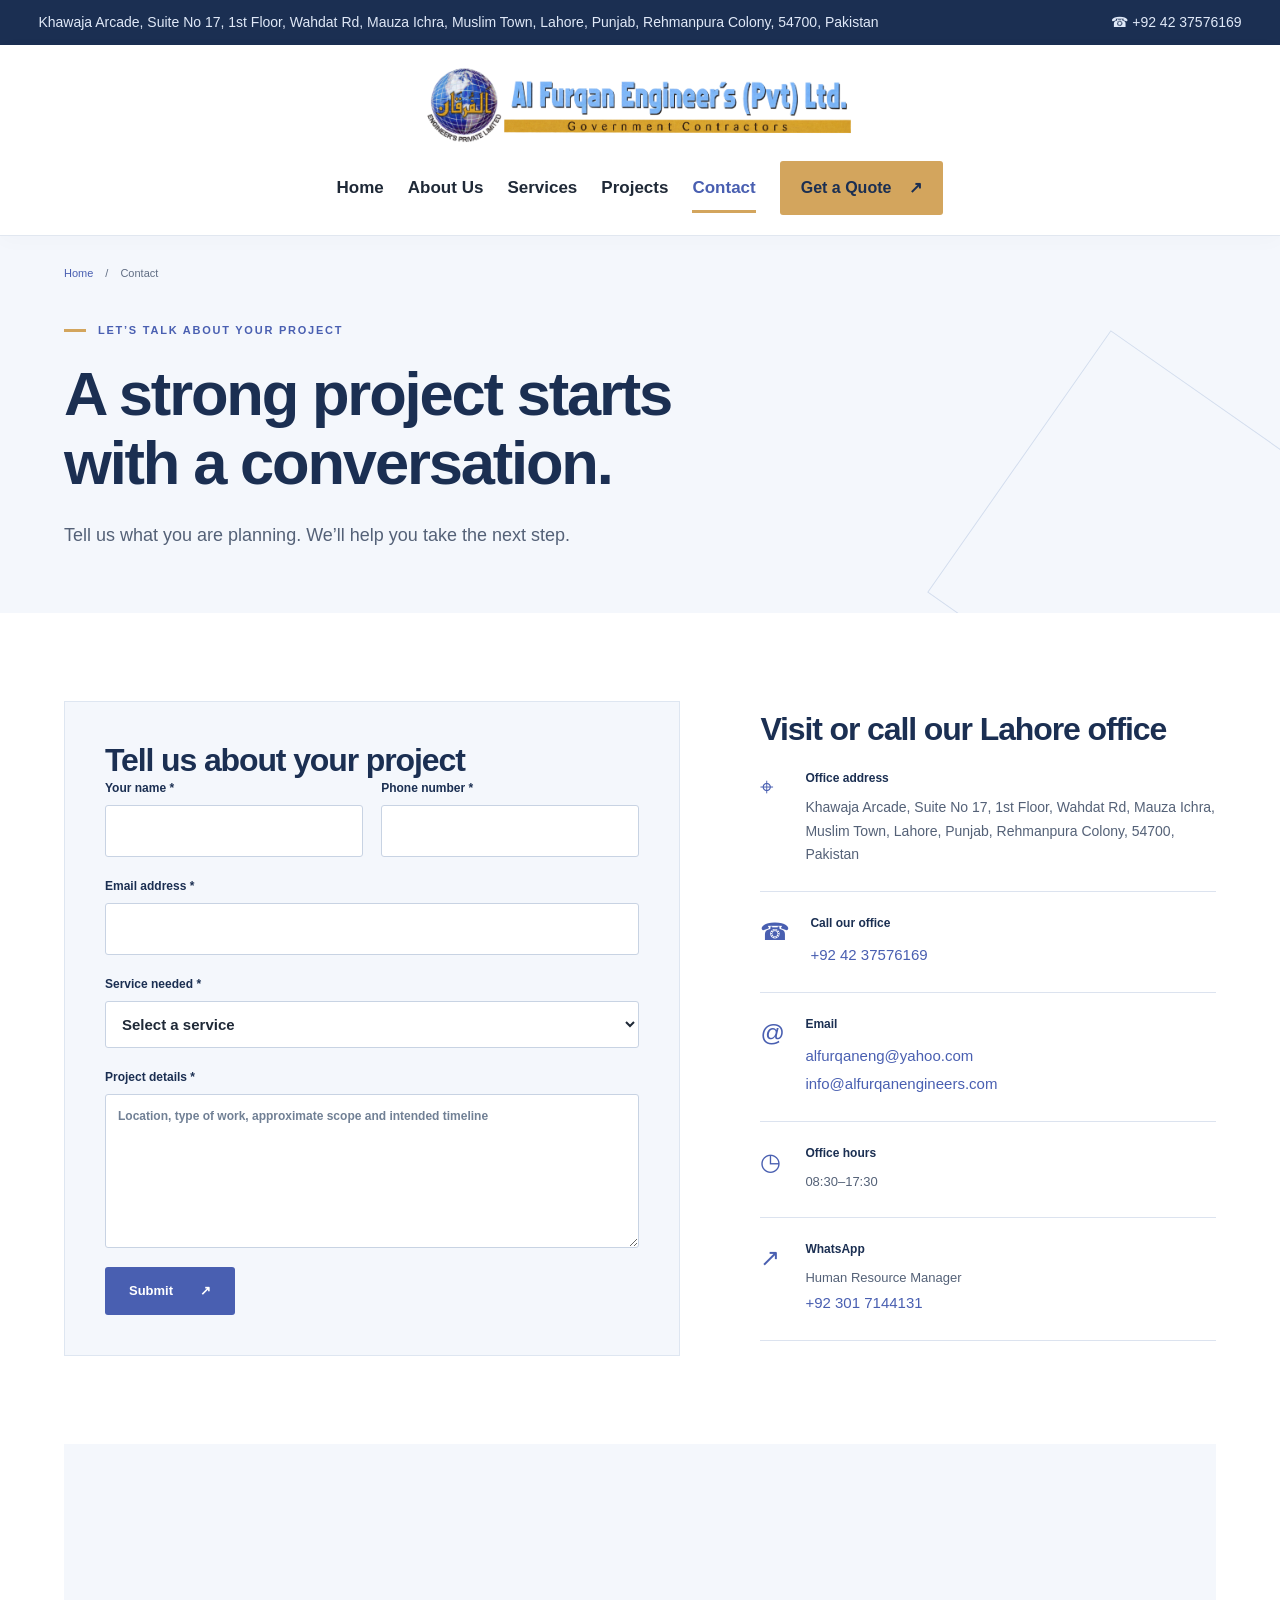
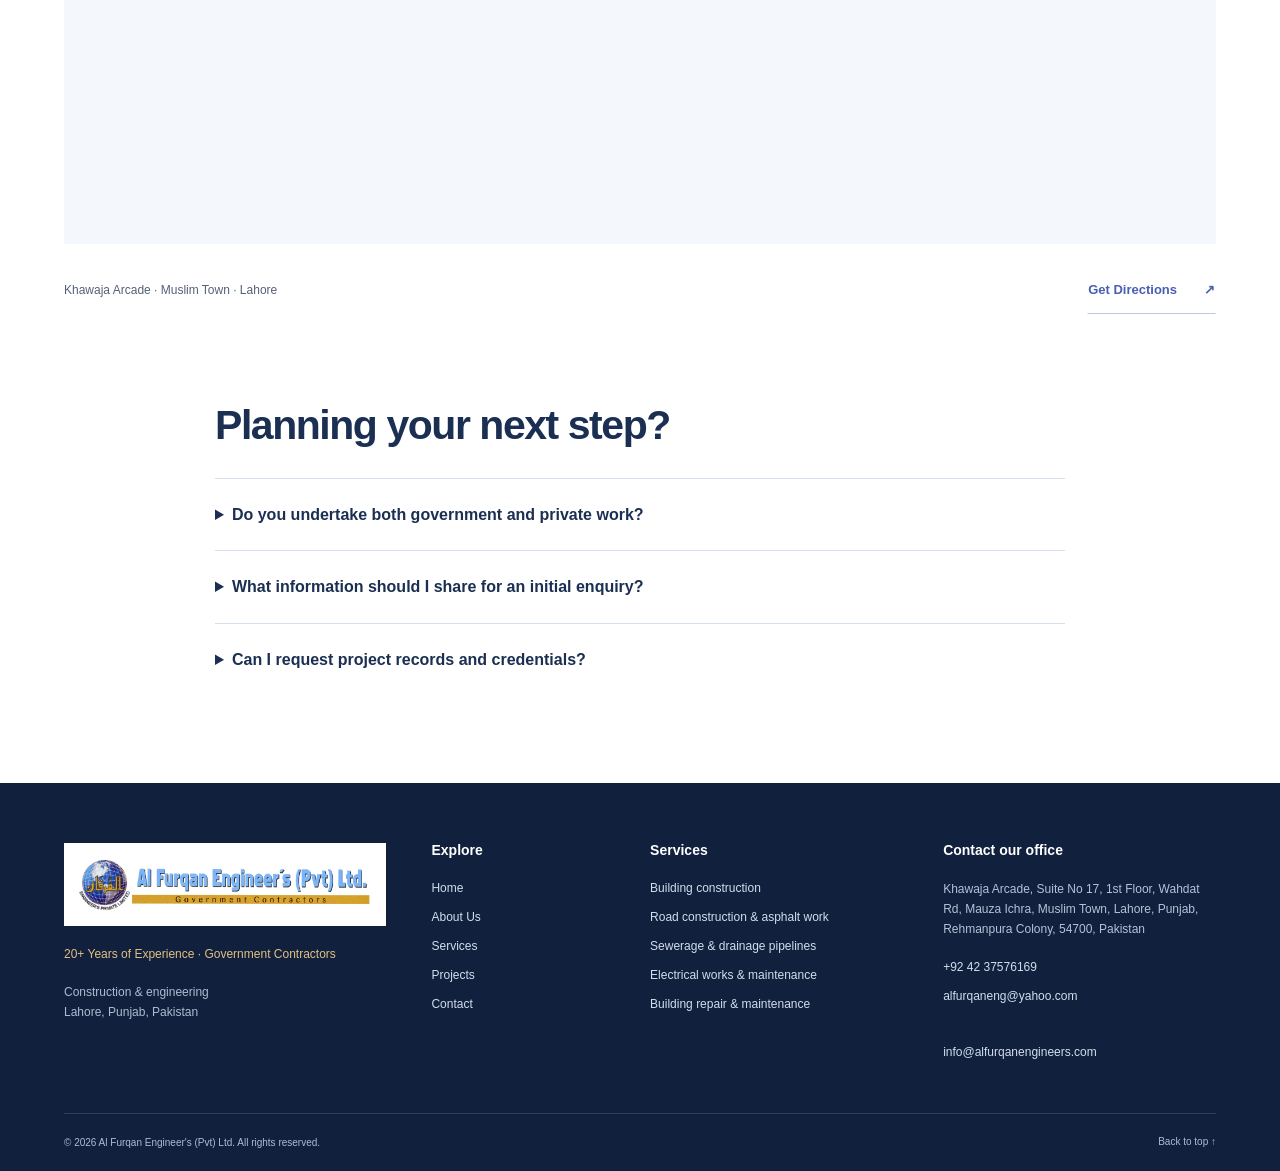
<file: contact.html>
<!doctype html><html lang="en"><head><meta charset="utf-8"><meta name="google-site-verification" content="hT9JrDVTnMV-TU5CqhGNMkoANBb5mG18SAT7PARJog0"><meta name="viewport" content="width=device-width,initial-scale=1"><meta name="theme-color" content="#1B2F52"><title>Contact &amp; Request a Quote | Al Furqan Engineer's (Pvt) Ltd</title><meta name="description" content="Contact Al Furqan Engineer's (Pvt) Ltd at Khawaja Arcade, Wahdat Road, Muslim Town, Lahore 54700. Call +92 42 37576169 to discuss your project."><link rel="canonical" href="https://alfurqanengineers.com/contact.html"><meta property="og:type" content="website"><meta property="og:locale" content="en_PK"><meta property="og:title" content="Contact &amp; Request a Quote | Al Furqan Engineer's (Pvt) Ltd"><meta property="og:description" content="Contact Al Furqan Engineer's (Pvt) Ltd at Khawaja Arcade, Wahdat Road, Muslim Town, Lahore 54700. Call +92 42 37576169 to discuss your project."><meta property="og:url" content="https://alfurqanengineers.com/contact.html"><meta property="og:image" content="https://alfurqanengineers.com/social-preview-20260926.jpg"><meta property="og:image:type" content="image/jpeg"><meta property="og:image:width" content="1733"><meta property="og:image:height" content="907"><meta property="og:image:alt" content="Al Furqan Engineer's — Government Contractors, Lahore. info@alfurqanengineers.com · alfurqaneng@yahoo.com"><meta name="twitter:image" content="https://alfurqanengineers.com/social-preview-20260926.jpg"><meta name="twitter:image:alt" content="Al Furqan Engineer's — Building trust. Delivering progress."><meta name="twitter:card" content="summary_large_image"><link rel="icon" href="/favicon.png" type="image/png" sizes="192x192"><link rel="apple-touch-icon" href="/favicon.png"><link rel="stylesheet" href="brand.css?v=20260929-project-cleanup"><link rel="stylesheet" href="styles.css?v=20260929-project-cleanup"><link rel="preconnect" href="https://images.pexels.com"><script type="application/ld+json">{"@context": "https://schema.org", "@type": "GeneralContractor", "name": "Al Furqan Engineer's (Pvt) Ltd", "url": "https://alfurqanengineers.com", "telephone": "+92 42 37576169", "logo": "https://alfurqanengineers.com/logo.svg", "address": {"@type": "PostalAddress", "streetAddress": "Suite No 17, 1st Floor, Khawaja Arcade, Wahdat Rd, Mauza Ichra, Muslim Town, Rehmanpura Colony", "addressLocality": "Lahore", "addressRegion": "Punjab", "postalCode": "54700", "addressCountry": "PK"}, "foundingDate": "2006-04-05", "areaServed": {"@type": "City", "name": "Lahore"}, "description": "Al Furqan Engineer's (Pvt) Ltd, Lahore: wholly owned and led by Mr Muhammad Khalid, Sole Owner and General Manager. Government and private construction with 20+ years of experience."}</script><script defer src="site-config.js?v=20260929-project-cleanup"></script><script defer src="app.js?v=20260929-project-cleanup"></script></head><body id="top" data-page="contact"><a class="skip" href="#main">Skip to content</a><div class="topbar"><div class="wrap"><a class="top-address" href="https://www.google.com/maps/place//data=!4m2!3m1!1s0x391904868c0c99df:0xcc9288d84a83fc7e">Khawaja Arcade, Suite No 17, 1st Floor, Wahdat Rd, Mauza Ichra, Muslim Town, Lahore, Punjab, Rehmanpura Colony, 54700, Pakistan</a><a class="phone" href="tel:+924237576169">☎ +92 42 37576169</a></div></div><header class="site-header"><div class="wrap navigation"><a class="brand" href="index.html" aria-label="Al Furqan Engineer's (Pvt) Ltd home"><img class="full-logo" src="logo.svg" alt="Al Furqan Engineer's (Pvt) Ltd — Government Contractors" width="1178" height="224"><img class="mobile-logo" src="emblem.svg" alt="Al Furqan globe emblem" width="64" height="64"><span class="mobile-brand">Al Furqan Engineer's<small>Government Contractors</small></span></a><button class="menu-toggle" aria-expanded="false" aria-controls="main-nav" aria-label="Open navigation"><span></span><span></span><span></span></button><nav id="main-nav" aria-label="Main navigation"><a href="index.html">Home</a><a href="about.html">About Us</a><a href="services.html">Services</a><a href="projects.html">Projects</a><a href="contact.html" aria-current="page">Contact</a><a class="button gold" href="contact.html">Get a Quote <span aria-hidden="true">↗</span></a></nav></div></header><main id="main"><section class="page-hero"><div class="wrap"><div class="breadcrumb"><a href="index.html">Home</a><span>/</span>Contact</div><p class="eyebrow">Let’s talk about your project</p><h1>A strong project starts<br>with a conversation.</h1><p class="lead">Tell us what you are planning. We’ll help you take the next step.</p></div><span class="hero-line" aria-hidden="true"></span></section><section class="section wrap contact-grid"><div class="form-panel"><h2>Tell us about your project</h2><form id="enquiry-form"><div class="form-row"><label>Your name *<input name="name" autocomplete="name" required maxlength="100"></label><label>Phone number *<input name="phone" type="tel" autocomplete="tel" required maxlength="40"></label></div><label>Email address *<input name="email" type="email" autocomplete="email" required maxlength="160"></label><label>Service needed *<select name="service" required><option value="">Select a service</option><option value="General Inquiry">General Inquiry</option><option value="buildings">Building construction</option><option value="roads">Road construction &amp; asphalt work</option><option value="sewerage">Sewerage &amp; drainage pipelines</option><option value="electrical">Electrical works &amp; maintenance</option><option value="maintenance">Building repair &amp; maintenance</option></select></label><label>Project details *<textarea name="message" rows="5" required maxlength="4000" placeholder="Location, type of work, approximate scope and intended timeline"></textarea></label><button type="submit" class="button primary">Submit <span aria-hidden="true">↗</span></button><div class="form-honeypot" aria-hidden="true"><label>Leave this field empty<input name="website" tabindex="-1" autocomplete="off"></label></div><div id="form-result" hidden><p id="form-status" role="status" aria-live="polite" tabindex="-1"></p></div><noscript>Please email info@alfurqanengineers.com to send your enquiry.</noscript></form></div><aside class="office-details"><h2>Visit or call our Lahore office</h2><div class="contact-block"><span class="contact-icon">⌖</span><div><h3>Office address</h3><address>Khawaja Arcade, Suite No 17, 1st Floor, Wahdat Rd, Mauza Ichra, Muslim Town, Lahore, Punjab, Rehmanpura Colony, 54700, Pakistan</address></div></div><div class="contact-block"><span class="contact-icon">☎</span><div><h3>Call our office</h3><a class="office-phone" href="tel:+924237576169">+92 42 37576169</a></div></div><div class="contact-block"><span class="contact-icon">@</span><div><h3>Email</h3><a href="mailto:alfurqaneng@yahoo.com">alfurqaneng@yahoo.com</a><br><a href="mailto:info@alfurqanengineers.com">info@alfurqanengineers.com</a></div></div><div class="contact-block"><span class="contact-icon">◷</span><div><h3>Office hours</h3><p>08:30–17:30</p></div></div><div class="contact-block"><span class="contact-icon">↗</span><div><h3>WhatsApp</h3><p>Human Resource Manager</p><a href="https://wa.me/923017144131" target="_blank" rel="noopener noreferrer">+92 301 7144131</a></div></div></aside></section><section class="wrap map-section"><iframe src="https://www.google.com/maps?q=Khawaja+Arcade+Wahdat+Rd+Muslim+Town+Lahore+54700&amp;output=embed" title="Map showing Khawaja Arcade, Wahdat Road, Muslim Town, Lahore" loading="lazy" referrerpolicy="no-referrer-when-downgrade" allowfullscreen></iframe><div class="map-caption"><p>Khawaja Arcade · Muslim Town · Lahore</p><a class="button text-button" href="https://www.google.com/maps/place//data=!4m2!3m1!1s0x391904868c0c99df:0xcc9288d84a83fc7e">Get Directions <span aria-hidden="true">↗</span></a></div></section><section class="section wrap faq"><h2>Planning your next step?</h2><details><summary>Do you undertake both government and private work?</summary><p>Yes. Government projects are our main focus, alongside residential and commercial construction for private clients.</p></details><details><summary>What information should I share for an initial enquiry?</summary><p>A location, the type and approximate scale of work, available drawings and your intended timeline will help us understand the brief.</p></details><details><summary>Can I request project records and credentials?</summary><p>Please contact the office to discuss the records relevant to your enquiry. Registration and certification details on this website are currently placeholders.</p></details></section></main><footer><div class="wrap footer-grid"><div class="footer-brand"><a href="index.html" class="logo-tile"><img src="logo.svg" alt="Al Furqan Engineer's (Pvt) Ltd — Government Contractors" width="1178" height="224" loading="lazy"></a><p class="footer-tagline">20+ Years of Experience · Government Contractors</p><p>Construction & engineering<br>Lahore, Punjab, Pakistan</p></div><div><h2>Explore</h2><nav aria-label="Footer navigation"><a href="index.html">Home</a><a href="about.html">About Us</a><a href="services.html">Services</a><a href="projects.html">Projects</a><a href="contact.html" aria-current="page">Contact</a></nav></div><div><h2>Services</h2><a href="services.html#buildings">Building construction</a><a href="services.html#roads">Road construction &amp; asphalt work</a><a href="services.html#sewerage">Sewerage &amp; drainage pipelines</a><a href="services.html#electrical">Electrical works &amp; maintenance</a><a href="services.html#maintenance">Building repair &amp; maintenance</a></div><div><h2>Contact our office</h2><address>Khawaja Arcade, Suite No 17, 1st Floor, Wahdat Rd, Mauza Ichra, Muslim Town, Lahore, Punjab, Rehmanpura Colony, 54700, Pakistan</address><a class="footer-phone" href="tel:+924237576169">+92 42 37576169</a><a href="mailto:alfurqaneng@yahoo.com">alfurqaneng@yahoo.com</a><br><a href="mailto:info@alfurqanengineers.com">info@alfurqanengineers.com</a><small></small></div></div><div class="wrap footer-bottom"><span>© 2026 Al Furqan Engineer's (Pvt) Ltd. All rights reserved.</span><a href="#top">Back to top ↑</a></div></footer></body></html>
</file>
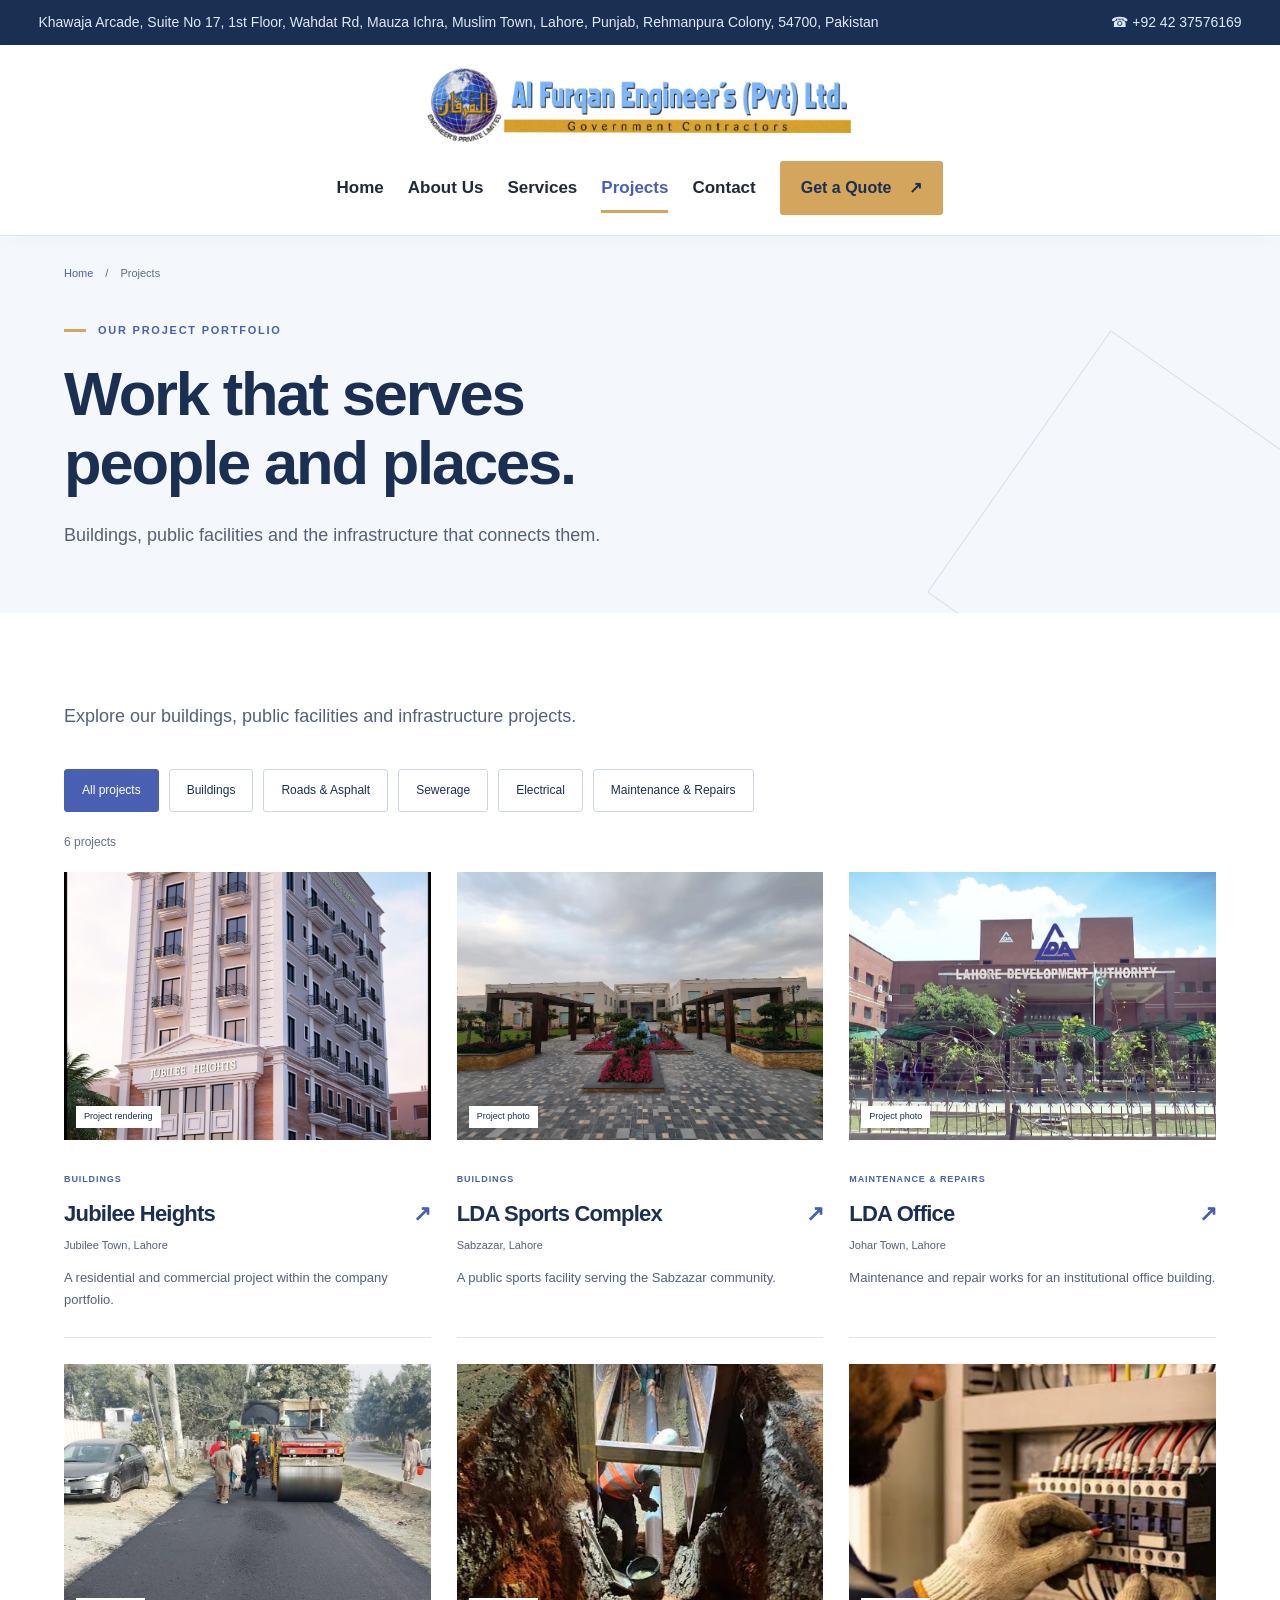
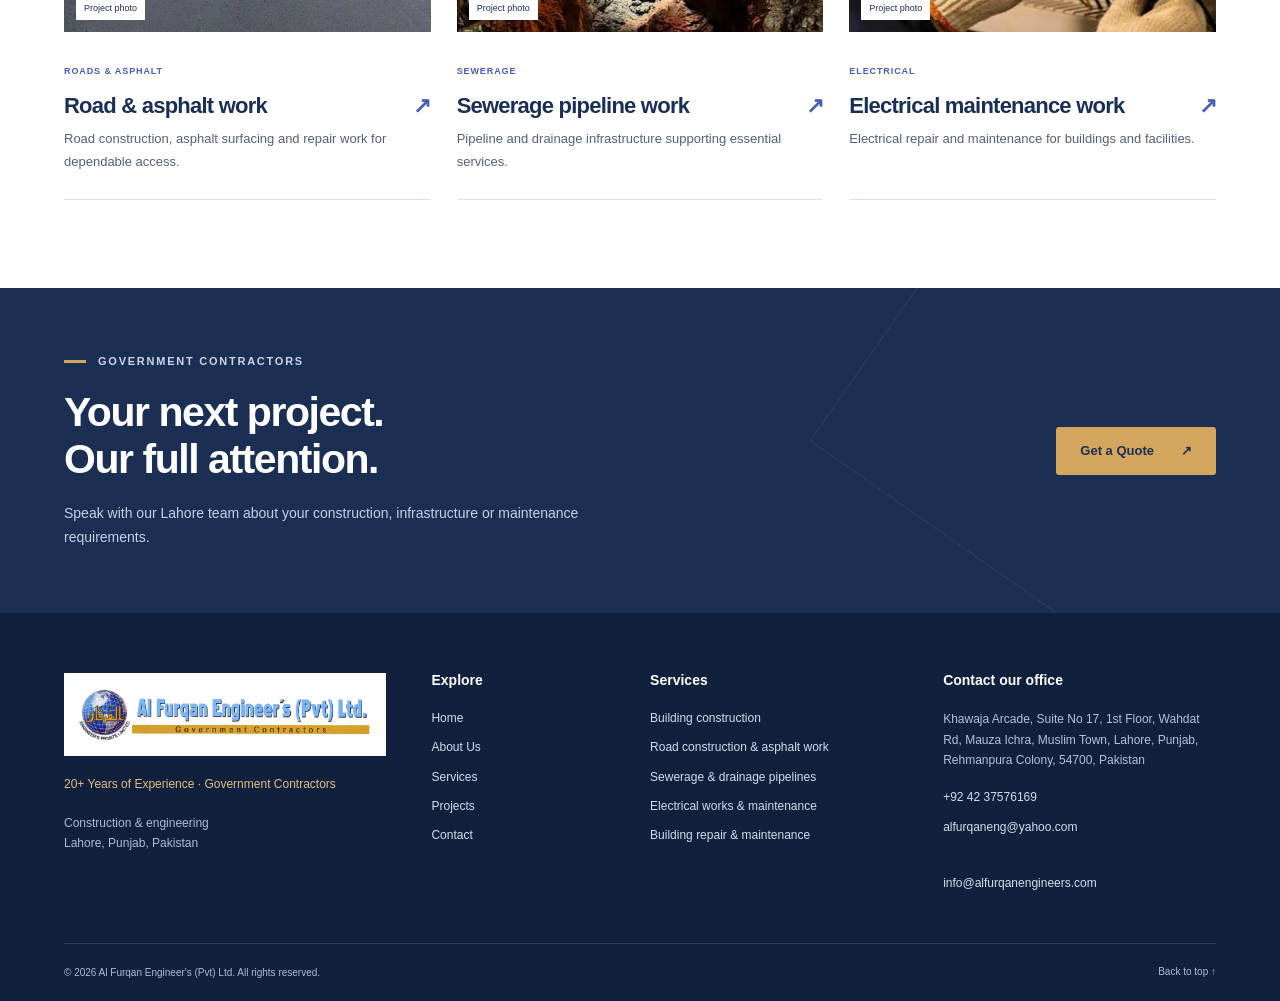
<file: projects.html>
<!doctype html><html lang="en"><head><meta charset="utf-8"><meta name="google-site-verification" content="hT9JrDVTnMV-TU5CqhGNMkoANBb5mG18SAT7PARJog0"><meta name="viewport" content="width=device-width,initial-scale=1"><meta name="theme-color" content="#1B2F52"><title>Projects &amp; Sectors | Al Furqan Engineer's (Pvt) Ltd</title><meta name="description" content="Explore Al Furqan Engineer's project portfolio: Jubilee Heights, LDA Sports Complex Sabzazar, LDA Office Johar Town and civil infrastructure works."><link rel="canonical" href="https://alfurqanengineers.com/projects.html"><meta property="og:type" content="website"><meta property="og:locale" content="en_PK"><meta property="og:title" content="Projects &amp; Sectors | Al Furqan Engineer's (Pvt) Ltd"><meta property="og:description" content="Explore Al Furqan Engineer's project portfolio: Jubilee Heights, LDA Sports Complex Sabzazar, LDA Office Johar Town and civil infrastructure works."><meta property="og:url" content="https://alfurqanengineers.com/projects.html"><meta property="og:image" content="https://alfurqanengineers.com/social-preview-20260926.jpg"><meta property="og:image:type" content="image/jpeg"><meta property="og:image:width" content="1733"><meta property="og:image:height" content="907"><meta property="og:image:alt" content="Al Furqan Engineer's — Government Contractors, Lahore. info@alfurqanengineers.com · alfurqaneng@yahoo.com"><meta name="twitter:image" content="https://alfurqanengineers.com/social-preview-20260926.jpg"><meta name="twitter:image:alt" content="Al Furqan Engineer's — Building trust. Delivering progress."><meta name="twitter:card" content="summary_large_image"><link rel="icon" href="/favicon.png" type="image/png" sizes="192x192"><link rel="apple-touch-icon" href="/favicon.png"><link rel="stylesheet" href="brand.css?v=20260929-project-cleanup"><link rel="stylesheet" href="styles.css?v=20260929-project-cleanup"><link rel="preconnect" href="https://images.pexels.com"><script type="application/ld+json">{"@context": "https://schema.org", "@type": "GeneralContractor", "name": "Al Furqan Engineer's (Pvt) Ltd", "url": "https://alfurqanengineers.com", "telephone": "+92 42 37576169", "logo": "https://alfurqanengineers.com/logo.svg", "address": {"@type": "PostalAddress", "streetAddress": "Suite No 17, 1st Floor, Khawaja Arcade, Wahdat Rd, Mauza Ichra, Muslim Town, Rehmanpura Colony", "addressLocality": "Lahore", "addressRegion": "Punjab", "postalCode": "54700", "addressCountry": "PK"}, "foundingDate": "2006-04-05", "areaServed": {"@type": "City", "name": "Lahore"}, "description": "Al Furqan Engineer's (Pvt) Ltd, Lahore: wholly owned and led by Mr Muhammad Khalid, Sole Owner and General Manager. Government and private construction with 20+ years of experience."}</script><script defer src="site-config.js?v=20260929-project-cleanup"></script><script defer src="app.js?v=20260929-project-cleanup"></script></head><body id="top" data-page="projects"><a class="skip" href="#main">Skip to content</a><div class="topbar"><div class="wrap"><a class="top-address" href="https://www.google.com/maps/place//data=!4m2!3m1!1s0x391904868c0c99df:0xcc9288d84a83fc7e">Khawaja Arcade, Suite No 17, 1st Floor, Wahdat Rd, Mauza Ichra, Muslim Town, Lahore, Punjab, Rehmanpura Colony, 54700, Pakistan</a><a class="phone" href="tel:+924237576169">☎ +92 42 37576169</a></div></div><header class="site-header"><div class="wrap navigation"><a class="brand" href="index.html" aria-label="Al Furqan Engineer's (Pvt) Ltd home"><img class="full-logo" src="logo.svg" alt="Al Furqan Engineer's (Pvt) Ltd — Government Contractors" width="1178" height="224"><img class="mobile-logo" src="emblem.svg" alt="Al Furqan globe emblem" width="64" height="64"><span class="mobile-brand">Al Furqan Engineer's<small>Government Contractors</small></span></a><button class="menu-toggle" aria-expanded="false" aria-controls="main-nav" aria-label="Open navigation"><span></span><span></span><span></span></button><nav id="main-nav" aria-label="Main navigation"><a href="index.html">Home</a><a href="about.html">About Us</a><a href="services.html">Services</a><a href="projects.html" aria-current="page">Projects</a><a href="contact.html">Contact</a><a class="button gold" href="contact.html">Get a Quote <span aria-hidden="true">↗</span></a></nav></div></header><main id="main"><section class="page-hero"><div class="wrap"><div class="breadcrumb"><a href="index.html">Home</a><span>/</span>Projects</div><p class="eyebrow">Our project portfolio</p><h1>Work that serves<br>people and places.</h1><p class="lead">Buildings, public facilities and the infrastructure that connects them.</p></div><span class="hero-line" aria-hidden="true"></span></section><section class="section wrap"><p class="section-intro">Explore our buildings, public facilities and infrastructure projects.</p><div class="filters" role="group" aria-label="Filter projects by category"><button class="filter active" data-filter="all" aria-pressed="true">All projects</button><button class="filter" data-filter="Buildings" aria-pressed="false">Buildings</button><button class="filter" data-filter="Roads &amp; Asphalt" aria-pressed="false">Roads &amp; Asphalt</button><button class="filter" data-filter="Sewerage" aria-pressed="false">Sewerage</button><button class="filter" data-filter="Electrical" aria-pressed="false">Electrical</button><button class="filter" data-filter="Maintenance &amp; Repairs" aria-pressed="false">Maintenance &amp; Repairs</button></div><p id="project-count" class="small-note" role="status" aria-live="polite">6 projects</p><div class="project-grid"><article class="project-card reveal" data-category="Buildings"><button class="project-open" data-project="jubilee-heights" aria-label="View Jubilee Heights project details"><div class="project-image"><img class="" src="project-jubilee-heights.jpeg" alt="Architectural rendering of Jubilee Heights in Jubilee Town, Lahore" loading="lazy" decoding="async" width="1200" height="800"><span class="photo-badge">Project rendering</span></div><div class="project-copy"><span class="category">Buildings</span><h3>Jubilee Heights <span aria-hidden="true">↗</span></h3><p class="location">Jubilee Town, Lahore</p><p>A residential and commercial project within the company portfolio.</p></div></button></article><article class="project-card reveal" data-category="Buildings"><button class="project-open" data-project="lda-sports-complex" aria-label="View LDA Sports Complex project details"><div class="project-image"><img class="" src="project-lda-sports.webp" alt="Landscaped courtyard at LDA Sports Complex, Sabzazar, Lahore" loading="lazy" decoding="async" width="1200" height="800"><span class="photo-badge">Project photo</span></div><div class="project-copy"><span class="category">Buildings</span><h3>LDA Sports Complex <span aria-hidden="true">↗</span></h3><p class="location">Sabzazar, Lahore</p><p>A public sports facility serving the Sabzazar community.</p></div></button></article><article class="project-card reveal" data-category="Maintenance &amp; Repairs"><button class="project-open" data-project="lda-office" aria-label="View LDA Office project details"><div class="project-image"><img class="" src="project-lda-maintenance.jpg" alt="Lahore Development Authority office building, Johar Town" loading="lazy" decoding="async" width="1200" height="800"><span class="photo-badge">Project photo</span></div><div class="project-copy"><span class="category">Maintenance &amp; Repairs</span><h3>LDA Office <span aria-hidden="true">↗</span></h3><p class="location">Johar Town, Lahore</p><p>Maintenance and repair works for an institutional office building.</p></div></button></article><article class="project-card reveal" data-category="Roads &amp; Asphalt"><button class="project-open" data-project="road-asphalt" aria-label="View Road &amp; asphalt work project details"><div class="project-image"><img class="" src="project-road-carpeting-2.jpg" alt="Road roller compacting freshly laid asphalt with the project crew" loading="lazy" decoding="async" width="1200" height="800"><span class="photo-badge">Project photo</span></div><div class="project-copy"><span class="category">Roads &amp; Asphalt</span><h3>Road &amp; asphalt work <span aria-hidden="true">↗</span></h3><p>Road construction, asphalt surfacing and repair work for dependable access.</p></div></button></article><article class="project-card reveal" data-category="Sewerage"><button class="project-open" data-project="sewerage-pipeline" aria-label="View Sewerage pipeline work project details"><div class="project-image"><img class="" src="project-sewerage.jpeg" alt="Crew installing a sewerage pipeline inside a supported trench" loading="lazy" decoding="async" width="1200" height="800"><span class="photo-badge">Project photo</span></div><div class="project-copy"><span class="category">Sewerage</span><h3>Sewerage pipeline work <span aria-hidden="true">↗</span></h3><p>Pipeline and drainage infrastructure supporting essential services.</p></div></button></article><article class="project-card reveal" data-category="Electrical"><button class="project-open" data-project="electrical-maintenance" aria-label="View Electrical maintenance work project details"><div class="project-image"><img class="" src="project-electrical-maintenance.png" alt="Electrical maintenance technician working on an electrical control panel" loading="lazy" decoding="async" width="1200" height="800"><span class="photo-badge">Project photo</span></div><div class="project-copy"><span class="category">Electrical</span><h3>Electrical maintenance work <span aria-hidden="true">↗</span></h3><p>Electrical repair and maintenance for buildings and facilities.</p></div></button></article></div></section><section class="cta-strip"><div class="wrap"><div><p class="eyebrow">Government Contractors</p><h2>Your next project.<br>Our full attention.</h2><p>Speak with our Lahore team about your construction, infrastructure or maintenance requirements.</p></div><a class="button gold" href="contact.html">Get a Quote <span aria-hidden="true">↗</span></a></div></section><dialog id="project-dialog" aria-labelledby="dialog-title"><button class="dialog-close" aria-label="Close project details">✕</button><div id="dialog-content"></div></dialog></main><footer><div class="wrap footer-grid"><div class="footer-brand"><a href="index.html" class="logo-tile"><img src="logo.svg" alt="Al Furqan Engineer's (Pvt) Ltd — Government Contractors" width="1178" height="224" loading="lazy"></a><p class="footer-tagline">20+ Years of Experience · Government Contractors</p><p>Construction & engineering<br>Lahore, Punjab, Pakistan</p></div><div><h2>Explore</h2><nav aria-label="Footer navigation"><a href="index.html">Home</a><a href="about.html">About Us</a><a href="services.html">Services</a><a href="projects.html" aria-current="page">Projects</a><a href="contact.html">Contact</a></nav></div><div><h2>Services</h2><a href="services.html#buildings">Building construction</a><a href="services.html#roads">Road construction &amp; asphalt work</a><a href="services.html#sewerage">Sewerage &amp; drainage pipelines</a><a href="services.html#electrical">Electrical works &amp; maintenance</a><a href="services.html#maintenance">Building repair &amp; maintenance</a></div><div><h2>Contact our office</h2><address>Khawaja Arcade, Suite No 17, 1st Floor, Wahdat Rd, Mauza Ichra, Muslim Town, Lahore, Punjab, Rehmanpura Colony, 54700, Pakistan</address><a class="footer-phone" href="tel:+924237576169">+92 42 37576169</a><a href="mailto:alfurqaneng@yahoo.com">alfurqaneng@yahoo.com</a><br><a href="mailto:info@alfurqanengineers.com">info@alfurqanengineers.com</a><small></small></div></div><div class="wrap footer-bottom"><span>© 2026 Al Furqan Engineer's (Pvt) Ltd. All rights reserved.</span><a href="#top">Back to top ↑</a></div></footer></body></html>
</file>
<file: brand.css>
/* Colors sampled from the supplied logo; see site-config.json. */
:root{--primary:#495FB1;--primary-light:#98BBE9;--navy:#1B2F52;--accent:#D3A55D;--bg-light:#F4F7FC;--text:#1F2937;}
</file>
<file: styles.css>
/* Layout and presentation. Editable company content lives in site-config.json. */
*{box-sizing:border-box}html{scroll-behavior:smooth;scroll-padding-top:112px}body{margin:0;color:var(--text);background:#fff;font:16px/1.7 Arial,Helvetica,sans-serif}h1,h2,h3,p{margin:0}h1,h2,h3{color:var(--navy);line-height:1.13;letter-spacing:-.035em}h1{font-size:clamp(40px,4.8vw,72px)}h2{font-size:clamp(30px,3.2vw,48px)}h3{font-size:22px;line-height:1.25}p{color:#546177}p+p{margin-top:18px}a{color:inherit;text-decoration:none}button,input,select,textarea{font:inherit}button{cursor:pointer}button:disabled{cursor:not-allowed;opacity:.65}img{display:block;max-width:100%;height:auto}button,a{-webkit-tap-highlight-color:transparent}a:focus-visible,button:focus-visible,summary:focus-visible,input:focus-visible,textarea:focus-visible,select:focus-visible{outline:3px solid var(--primary);outline-offset:4px}::selection{background:#efdab7;color:var(--navy)}[hidden]{display:none!important}.wrap{width:min(1280px,90%);margin-inline:auto}.section{padding:88px 0}.soft{background:var(--bg-light)}.eyebrow{text-transform:uppercase;letter-spacing:.16em;font-size:11px;font-weight:700;color:var(--primary);display:flex;align-items:center;gap:12px;margin-bottom:19px}.eyebrow:before{content:'';width:22px;height:3px;background:var(--accent);flex:none}.lead{font-size:20px;line-height:1.6;max-width:690px}.small-note{font-size:12px;margin-top:22px;color:#627086}.section-intro{max-width:850px;font-size:18px;margin-bottom:38px}.button{display:inline-flex;align-items:center;justify-content:center;gap:27px;min-height:48px;padding:13px 23px;border:1px solid transparent;font-size:13px;font-weight:700;line-height:1.5;border-radius:3px;transition:background .2s,transform .2s}.button:hover{transform:translateY(-2px)}.primary{background:var(--primary);color:#fff}.primary:hover{background:#344a94}.gold{background:var(--accent);color:var(--navy)}.gold:hover{background:#e4bc7d}.secondary{background:var(--bg-light);color:var(--navy);border-color:#cad4e4}.outline-light{color:#fff;background:transparent;border-color:#6c7c97}.outline-light:hover{background:#ffffff14}.text-button{color:var(--primary);padding:10px 0;border-bottom-color:#bcc8e0;border-radius:0}.button-row{display:flex;gap:13px;flex-wrap:wrap;margin-top:30px}.skip{position:absolute;z-index:100;left:12px;top:-100px;background:#fff;padding:12px}.skip:focus{top:8px}.topbar{background:var(--navy);color:#e0e9f8;font-size:10px}.topbar .wrap{display:flex;align-items:center;justify-content:space-between;gap:25px;padding:9px 0}.top-address{max-width:980px;line-height:1.5}.phone{font-size:12px;white-space:nowrap}.site-header{position:sticky;top:0;z-index:20;background:#fff;border-bottom:1px solid #e1e7f0;box-shadow:0 4px 20px #1b2f5206}.navigation{display:flex;align-items:center;justify-content:space-between;gap:24px;height:101px}.brand{flex:0 0 360px}.full-logo{width:360px;height:auto}.mobile-logo,.mobile-brand{display:none}.navigation nav{display:flex;align-items:center;gap:21px;font-size:12px;font-weight:600}.navigation nav>a:not(.button){padding:12px 0;position:relative;white-space:nowrap}.navigation nav>a:hover,.navigation nav a[aria-current]{color:var(--primary)}.navigation nav a[aria-current]:after{content:'';position:absolute;bottom:3px;height:3px;left:0;right:0;background:var(--accent)}.navigation .button{padding:12px 17px;gap:17px;font-size:12px}.menu-toggle{display:none}.home-hero{display:grid;grid-template-columns:1fr 1fr;background:var(--navy);min-height:650px}.hero-copy{padding:75px max(35px,calc((100vw - 1280px)/2)) 45px;padding-right:65px}.hero-copy h1{color:#fff;max-width:660px;line-height:1.07;margin-bottom:27px}.hero-copy .eyebrow{color:#cbd9f0}.hero-copy h2{color:var(--accent);font-size:19px;letter-spacing:0;line-height:1.5;max-width:430px}.hero-copy>p:not(.eyebrow){color:#c5d2e7;max-width:435px;font-size:15px;margin-top:20px}.hero-bottom{display:flex;align-items:center;gap:16px;color:#d9e4f4;margin-top:45px;font-size:12px}.gold-rule{height:1px;width:43px;background:var(--accent)}.hero-photo{position:relative;min-height:570px;overflow:hidden}.hero-photo>img{width:100%;height:100%;object-fit:cover;object-position:center 48%;position:absolute}.hero-photo:after{content:'';position:absolute;inset:0;background:linear-gradient(0deg,#1327477a,transparent 60%);pointer-events:none}.hero-logo{position:absolute;top:30px;left:30px;right:30px;max-width:490px;background:#fff;padding:18px 20px;z-index:1;border-radius:2px;box-shadow:0 10px 30px #10274616}.hero-logo img{width:100%}.hero-caption{position:absolute;z-index:1;bottom:22px;right:25px;color:#fff;font-size:10px;letter-spacing:.06em}.stats{display:grid;grid-template-columns:repeat(4,1fr);border-bottom:1px solid #dae1ed;padding:35px 0}.stats>div{border-right:1px solid #dae1ed;padding:0 25px}.stats>div:first-child{padding-left:0}.stats>div:last-child{border:0}.stats strong{font-size:44px;color:var(--navy);letter-spacing:-.04em;line-height:1.2;display:block}.stats span{display:block;font-size:13px;margin-top:8px;font-weight:600}.stats small{font-size:10px;color:#68758a;display:block;margin-top:5px}.section-head{display:flex;align-items:end;justify-content:space-between;gap:55px;margin-bottom:38px}.section-head>p{max-width:360px;font-size:14px}.service-grid{display:grid;grid-template-columns:repeat(3,1fr);gap:20px}.service-card{border:1px solid #dce3ef;border-top:3px solid #dce3ef;padding:30px;transition:border-color .25s,box-shadow .25s;background:#fff;display:flex;flex-direction:column;align-items:start}.service-card:hover{border-top-color:var(--accent);box-shadow:0 16px 28px #22375d0d}.service-card h3{margin:24px 0 15px;font-size:21px}.service-card p{font-size:14px;margin-bottom:23px}.card-link{font-size:12px;color:var(--primary);font-weight:700;margin-top:auto}.icon-box{display:grid;place-items:center;background:#edf1fc;width:54px;height:54px;border-radius:3px}.icon{width:29px;height:29px;color:var(--primary);flex:none}.split{display:grid;grid-template-columns:1fr 1fr;gap:85px;align-items:center}.split h2+p{margin-top:25px}.split p{font-size:15px}.split .button{margin-top:28px}.about-photo{position:relative;min-height:470px}.about-photo>img{width:100%;height:470px;object-fit:cover}.image-caption{position:absolute;bottom:0;left:0;right:0;padding:13px 19px;background:#1b2f52e0;color:#fff;font-size:11px}.experience-box{position:absolute;right:-22px;bottom:55px;background:var(--accent);color:var(--navy);padding:25px 30px;display:flex;align-items:center;gap:20px}.experience-box strong{font-size:65px;letter-spacing:-.06em;line-height:1}.experience-box span{font-size:14px;font-weight:600;line-height:1.5}.project-grid{display:grid;grid-template-columns:repeat(3,1fr);gap:26px}.project-card{min-width:0;border-bottom:1px solid #dce3ef}.project-open{width:100%;display:block;text-align:left;padding:0;border:0;background:transparent;color:inherit}.project-image{position:relative;overflow:hidden;aspect-ratio:1.37;background:#e3e9f2}.project-image img{width:100%;height:100%;object-fit:cover;transition:transform .5s}.project-open:hover img{transform:scale(1.04)}.photo-badge{position:absolute;bottom:12px;left:12px;background:#fff;color:var(--navy);font-size:9px;padding:4px 8px;line-height:1.5}.project-copy{padding:23px 0 26px}.category{text-transform:uppercase;letter-spacing:.1em;font-size:9px;font-weight:700;color:var(--primary)}.project-copy h3{margin:10px 0 9px;display:flex;justify-content:space-between;gap:15px}.project-copy h3 span{font-size:22px;color:var(--primary)}.project-copy p{font-size:13px}.project-copy p.location{font-size:11px;margin-bottom:12px}.project-copy p+p{margin-top:0}.cta-strip{background:var(--navy);color:#fff;padding:64px 0;position:relative;overflow:hidden}.cta-strip:after{content:'';position:absolute;width:500px;height:500px;border:1px solid #ffffff13;right:-130px;top:-160px;transform:rotate(35deg);pointer-events:none}.cta-strip .wrap{display:flex;justify-content:space-between;align-items:center;gap:40px}.cta-strip h2{color:#fff}.cta-strip p:not(.eyebrow){color:#c4d2e8;font-size:14px;margin-top:20px;max-width:570px}.cta-strip .eyebrow{color:#cad6ed}.cta-strip .button{flex:none;position:relative;z-index:1}footer{background:#11213d;padding:60px 0 0;color:#d2dded}.footer-grid{display:grid;grid-template-columns:1.3fr .7fr 1fr 1.1fr;gap:45px}.logo-tile{background:#fff;display:block;padding:13px;max-width:325px}.footer-brand>p{font-size:12px;color:#aebcd1;margin-top:18px}.footer-brand>p.footer-tagline{color:#e2bf83;font-size:12px}footer h2{color:#fff;font-size:14px;letter-spacing:0;margin-bottom:20px}footer a:not(.logo-tile){display:block;font-size:12px;line-height:1.6;margin-bottom:10px}footer a:hover{color:#e2bf83}footer address{font-size:12px;font-style:normal;margin-bottom:18px;color:#b4c2d8}footer .footer-phone{font-size:15px}footer small{font-size:10px;color:#b4c2d8}.footer-bottom{margin-top:40px;padding:20px 0;display:flex;justify-content:space-between;gap:24px;border-top:1px solid #2d3e59;font-size:10px;color:#aebcd1}.footer-bottom a{font-size:10px!important;margin:0!important}.page-hero{background:var(--bg-light);padding:28px 0 63px;position:relative;overflow:hidden}.page-hero h1{max-width:920px;font-size:clamp(40px,4.8vw,65px)}.page-hero .lead{margin-top:23px;font-size:18px}.breadcrumb{font-size:11px;color:#606d83;margin-bottom:39px;display:flex;gap:12px}.breadcrumb a{color:var(--primary)}.hero-line{position:absolute;width:320px;height:320px;border:1px solid #d4deee;right:-30px;bottom:-100px;transform:rotate(35deg)}.page-hero .wrap{position:relative;z-index:1}.vision-grid{display:grid;grid-template-columns:1fr 1fr;gap:60px}.vision-grid article{border-top:3px solid var(--accent);padding-top:30px}.vision-grid h2{font-size:34px}.vision-grid p:last-child{margin-top:23px;font-size:15px}.values-grid{display:grid;grid-template-columns:repeat(5,1fr);gap:24px}.value-card{border-top:1px solid #ccd7e7;padding-top:25px}.value-card h3{font-size:19px;margin:20px 0 15px}.value-card p{font-size:13px}.org-chart{margin-top:50px}.org-chart ul{padding:0;list-style:none;margin:0}.org-leaders{display:flex;justify-content:center;gap:70px!important;position:relative;margin-bottom:70px!important}.org-leaders:before{content:'';position:absolute;left:calc(50% - 110px);right:calc(50% - 110px);top:50%;height:2px;background:var(--primary)}.org-leaders:after{content:'';position:absolute;left:50%;width:2px;background:var(--primary);height:70px;bottom:-70px}.org-card{position:relative;border:1.5px solid var(--primary);border-radius:5px;background:#fff;padding:15px 12px;min-width:0;text-align:center;color:var(--navy);box-shadow:0 5px 15px #1b2f5205;font-size:12px;line-height:1.45}.org-card strong,.org-card span,.org-card small{display:block}.org-card strong{font-size:15px;margin-bottom:4px}.org-card small{font-size:10px;color:#607087;margin-top:3px}.org-card.external{border:2px dashed var(--accent);background:#fffcf5}.org-leaders>li{width:250px;z-index:1}.org-desktop{display:grid;grid-template-columns:1.25fr 1fr;gap:45px;border-top:2px solid var(--primary);padding-top:0}.org-branch{position:relative;padding-top:28px;min-width:0}.org-branch:before{content:'';height:28px;width:2px;background:var(--primary);position:absolute;top:0;left:50%}.org-branch h3{font-size:15px;text-align:center;padding:14px;background:#e3eaf7;margin-bottom:25px;border:1px solid #c9d5eb;border-radius:4px}.org-tree{display:flex;gap:16px;justify-content:center}.org-tree li{flex:1;position:relative;min-width:0}.org-tree ul{display:flex;gap:18px;position:relative;padding-top:30px!important}.org-tree ul:before{content:'';height:30px;width:1px;background:#8c9dc3;position:absolute;top:0;left:50%}.org-tree ul>li:before{content:'';position:absolute;height:1px;background:#8c9dc3;top:-15px;left:-9px;right:-9px}.org-tree ul>li:first-child:before{left:50%}.org-tree ul>li:last-child:before{right:50%}.org-tree ul>li:after{content:'';position:absolute;top:-15px;left:50%;height:15px;width:1px;background:#8c9dc3}.org-tree .external+ul{flex-direction:column;gap:15px}.org-tree .external+ul>li:before{display:none}.org-tree .external+ul>li:after{background:var(--accent)}.org-branch:nth-child(2)>.org-tree{display:grid;grid-template-columns:1fr 1fr;gap:20px}.org-legend{display:flex;justify-content:center;gap:27px;margin-top:35px;font-size:11px;flex-wrap:wrap}.org-legend span{display:flex;align-items:center;gap:9px}.org-legend i{display:block;width:22px;height:16px;border:1.5px solid var(--primary)}.org-legend i.external{border:2px dashed var(--accent)}.org-mobile{display:none}.service-detail{display:grid;grid-template-columns:1fr 1fr;gap:65px;align-items:center;padding:58px 0;border-bottom:1px solid #dce3ef;scroll-margin-top:125px}.service-detail:first-of-type{padding-top:0}.service-detail:nth-of-type(even) .service-detail-image{order:2}.service-detail-image{height:390px}.service-detail-image img{height:100%;width:100%;object-fit:cover}.service-detail h2{font-size:36px;margin:12px 0 20px}.service-detail p{font-size:14px}.service-number{font-weight:700;color:var(--primary);font-size:14px}.checklist{list-style:none;padding:0;font-size:13px;line-height:2.1}.checklist li:before{content:'✓';color:var(--primary);margin-right:12px}.process-grid{display:grid;grid-template-columns:repeat(3,1fr);gap:40px;margin-top:38px}.process-grid article{border-top:1px solid #c7d3e7;padding-top:20px}.process-grid h3{font-size:23px;margin:20px 0 15px}.process-grid p{font-size:14px}.filters{display:flex;gap:10px;flex-wrap:wrap;margin-bottom:20px}.filter{background:#fff;border:1px solid #ccd6e5;padding:10px 17px;color:var(--navy);font-size:12px;border-radius:3px}.filter.active{color:#fff;background:var(--primary);border-color:var(--primary)}#project-count{margin:0 0 20px}.clients-grid,.credential-grid{display:grid;grid-template-columns:repeat(3,1fr);gap:25px;margin-top:35px}.client-placeholder{border:1px dashed #becbdd;min-height:180px;padding:25px;text-align:center;display:flex;flex-direction:column;justify-content:center}.pending{display:block;font-size:10px;color:#6c582f;background:#f7ecd8;padding:4px 8px;width:fit-content;margin-bottom:18px;letter-spacing:.04em}.client-placeholder .pending{margin:0 auto 20px}.client-placeholder strong{color:#5c6f8e;font-size:34px;line-height:1.2}.client-placeholder p{font-size:12px;margin-top:12px}.credential-card{padding:30px;background:#fff;border:1px solid #dce3ef}.credential-card .icon{margin-bottom:25px}.credential-card h3{font-size:24px;margin:20px 0}.credential-card p{font-size:13px}.contact-grid{display:grid;grid-template-columns:1.15fr .85fr;gap:80px;align-items:start}.form-panel{background:var(--bg-light);padding:40px;border:1px solid #dee6f1}.form-panel h2,.office-details h2{font-size:32px}.form-notice{font-size:12px;line-height:1.7;margin:20px 0 27px;padding:14px 16px;border-left:3px solid var(--accent);background:#fff}label{display:block;font-size:12px;color:var(--navy);font-weight:600;margin-bottom:19px}.form-row{display:grid;grid-template-columns:1fr 1fr;gap:18px}input,textarea,select{display:block;width:100%;border:1px solid #c8d3e3;background:#fff;border-radius:3px;padding:12px;margin-top:7px;font-size:15px;color:var(--text);min-height:47px}textarea{resize:vertical}textarea::placeholder{font-size:12px;line-height:1.6;color:#718095}.office-details{padding-top:10px}.contact-block{display:flex;gap:20px;padding:24px 0;border-bottom:1px solid #dce3ef}.contact-block h3{font-size:12px;letter-spacing:0;margin-bottom:10px}.contact-block address{font-size:14px;font-style:normal;color:#546177}.contact-block a{color:var(--primary);font-size:15px}.contact-block p{font-size:13px}.contact-icon{font-size:24px;color:var(--primary);line-height:1.3;min-width:25px}.office-details>.button{margin-top:25px}.map-section iframe{border:0;width:100%;height:400px;background:var(--bg-light)}.map-caption{display:flex;align-items:center;justify-content:space-between;gap:20px;margin-top:14px}.map-caption p{font-size:12px}.faq{max-width:850px}.faq h2{margin-bottom:30px}.faq details{border-top:1px solid #d5deec;padding:22px 0}.faq summary{color:var(--navy);cursor:pointer;font-size:16px;font-weight:600}.faq details p{font-size:14px;padding-top:17px}.form-panel #form-result{margin-top:25px}.form-panel #form-status{font-size:13px;margin-bottom:20px}dialog{width:min(920px,92vw);max-height:90vh;border:0;padding:40px;box-shadow:0 25px 80px #0004;color:var(--text);border-radius:5px;overflow-y:auto}dialog::backdrop{background:#10213bcc;backdrop-filter:blur(3px)}.dialog-close{position:sticky;float:right;top:0;z-index:2;border:1px solid #d7dfea;border-radius:50%;background:#fff;color:var(--navy);width:40px;height:40px;font-size:18px}.dialog-gallery{display:grid;grid-template-columns:1fr 1fr;gap:15px;margin:25px 0}.dialog-gallery figure{margin:0}.dialog-gallery img{width:100%;height:240px;object-fit:cover}.dialog-gallery figcaption{font-size:10px;margin-top:7px;color:#64718a}.dialog-gallery figcaption a{text-decoration:underline}dialog h2{font-size:36px;clear:both;padding-top:10px}dialog .category{display:block;padding-top:10px}dialog p{font-size:14px;margin-top:15px}body.modal-open{overflow:hidden}.reveal{animation:appear .6s ease both}@keyframes appear{from{opacity:.65;transform:translateY(12px)}to{opacity:1;transform:translateY(0)}}
@media(max-width:1200px){.brand{flex-basis:285px}.full-logo{width:285px}.navigation nav{gap:14px;font-size:11px}.navigation .button{padding:10px 12px}.hero-copy{padding:60px 7vw 40px 5vw}.footer-grid{gap:28px}.split{gap:50px}.contact-grid{gap:40px}.hero-copy h1{font-size:58px}}
@media(max-width:1000px){.navigation{height:87px}.menu-toggle{display:flex;width:44px;height:44px;flex-direction:column;justify-content:center;gap:5px;padding:10px;border:1px solid #d3dded;background:#fff;border-radius:3px}.menu-toggle span{height:2px;width:22px;background:var(--navy)}.navigation nav{display:none;position:absolute;top:87px;left:0;right:0;background:#fff;border-bottom:1px solid #dbe3ef;padding:20px 5%;box-shadow:0 15px 20px #11213d12}.navigation nav.open{display:flex;flex-wrap:wrap;gap:16px 24px}.brand{flex-basis:350px}.full-logo{width:350px}.hero-copy h1{font-size:48px}.hero-copy h2{font-size:17px}.hero-copy{padding-right:35px}.service-grid{grid-template-columns:repeat(2,1fr)}.project-grid{gap:18px}.project-copy h3{font-size:20px}.values-grid{grid-template-columns:repeat(3,1fr)}.footer-grid{grid-template-columns:1.2fr 1fr;gap:40px}.section{padding:65px 0}.org-desktop{gap:25px}.org-card{font-size:11px;padding:12px 8px}.org-card strong{font-size:13px}.contact-grid{gap:30px}.form-panel{padding:28px}}
@media(max-width:760px){html{scroll-padding-top:88px}.wrap{width:88%}.topbar .wrap{padding:10px 0;gap:12px}.top-address{font-size:9px;max-width:70%;line-height:1.4}.phone{font-size:10px}.navigation{height:78px}.brand{flex:initial;display:flex;align-items:center;gap:10px}.full-logo{display:none}.mobile-logo{display:block;width:52px;height:52px}.mobile-brand{display:block;font-size:16px;font-weight:700;line-height:1.2;color:var(--navy);letter-spacing:-.02em}.mobile-brand small{display:block;font-size:9px;font-weight:500;letter-spacing:.07em;margin-top:5px}.navigation nav{top:78px;padding:18px 6%}.navigation nav.open{flex-direction:column;align-items:stretch;gap:5px}.navigation nav>a:not(.button){padding:10px}.navigation nav a[aria-current]:after{left:10px;right:auto;width:22px}.navigation nav .button{margin-top:10px}.home-hero{grid-template-columns:1fr;min-height:0}.hero-copy{padding:47px 6% 37px}.hero-copy h1{font-size:clamp(40px,10vw,58px);margin-bottom:22px}.hero-copy h2{font-size:18px}.hero-copy p{font-size:14px}.hero-photo{min-height:370px}.hero-photo>img{object-position:center 39%}.hero-logo{top:22px;left:6%;right:6%;padding:12px 15px}.hero-bottom{margin-top:29px}.hero-caption{right:6%}.stats{grid-template-columns:1fr 1fr;padding:23px 0;row-gap:23px}.stats>div{padding:0 18px}.stats>div:nth-child(3){padding-left:0}.stats>div:nth-child(2){border:0}.stats strong{font-size:37px}.stats span{font-size:12px;line-height:1.4}.stats small{font-size:9px}.section{padding:52px 0}.section-head{display:block;margin-bottom:28px}.section-head>p{margin-top:22px;max-width:100%}.section-head>.button{margin-top:20px}.eyebrow{font-size:10px;margin-bottom:16px}.service-grid{gap:14px}.service-card{padding:23px 18px}.service-card h3{font-size:19px;margin:20px 0 12px}.service-card p{font-size:12px;line-height:1.65}.service-card .card-link{font-size:11px}.split{grid-template-columns:1fr;gap:37px}.about-photo{min-height:350px}.about-photo>img{height:350px}.experience-box{right:-10px;bottom:55px;padding:20px}.experience-box strong{font-size:55px}.project-grid{grid-template-columns:1fr;gap:30px}.project-image{aspect-ratio:1.5}.project-copy h3{font-size:24px}.project-copy{padding:18px 0 23px}.cta-strip{padding:48px 0}.cta-strip .wrap{display:block}.cta-strip .button{margin-top:28px}.footer-grid{grid-template-columns:1fr 1fr;gap:35px 24px}.footer-brand{grid-column:1/-1}.footer-grid>div:last-child{grid-column:1/-1}.footer-bottom{flex-direction:column;gap:10px}.page-hero{padding:24px 0 43px}.page-hero h1{font-size:clamp(36px,8.5vw,54px)}.page-hero .lead{font-size:16px}.breadcrumb{font-size:10px;margin-bottom:27px}.hero-line{opacity:.4}.section-intro{font-size:15px}.vision-grid{grid-template-columns:1fr;gap:37px}.vision-grid h2{font-size:30px}.values-grid{grid-template-columns:1fr 1fr;gap:28px}.org-leaders{gap:16px!important;margin-bottom:40px!important}.org-leaders>li{width:50%}.org-leaders:before{left:25%;right:25%}.org-leaders:after{height:25px;bottom:-25px}.org-desktop{display:none}.org-mobile{display:block}.org-mobile-branch{background:white;border:1px solid #c9d5eb;padding:16px;margin-bottom:18px;border-radius:4px}.org-mobile-branch>summary{font-weight:700;color:var(--navy);font-size:14px;cursor:pointer}.org-mobile ul{padding-top:16px!important;display:grid;gap:13px}.org-mobile li ul{padding-left:14px!important;border-left:1px solid #d3dced;margin:12px 0 0 12px}.org-accordion{border:1px solid var(--primary);border-radius:4px;padding:14px}.org-accordion.external{border:2px dashed var(--accent)}.org-accordion summary{cursor:pointer;color:var(--navy);font-size:12px;line-height:1.5}.org-accordion summary strong,.org-accordion summary small{display:block}.org-accordion summary strong{font-size:14px}.org-accordion summary small{font-size:10px}.org-legend{font-size:10px;gap:18px}.service-detail{grid-template-columns:1fr;gap:27px;padding:40px 0}.service-detail:nth-of-type(even) .service-detail-image{order:0}.service-detail-image{height:260px}.service-detail h2{font-size:29px}.process-grid{grid-template-columns:1fr;gap:28px}.clients-grid,.credential-grid{grid-template-columns:1fr}.filters{gap:8px}.filter{font-size:11px;padding:9px 13px;min-height:42px}.contact-grid{grid-template-columns:1fr;gap:36px}.form-panel{padding:25px 21px}.form-panel h2,.office-details h2{font-size:29px}.form-row{grid-template-columns:1fr;gap:0}.map-section iframe{height:300px}.map-caption{align-items:start;flex-direction:column;gap:6px}.faq summary{font-size:14px}.faq details p{font-size:13px}dialog{padding:23px;max-height:90vh}dialog h2{font-size:29px}.dialog-gallery{grid-template-columns:1fr}.dialog-gallery img{height:220px}}
@media(max-width:380px){.service-grid{grid-template-columns:1fr}.mobile-brand{font-size:14px}.mobile-logo{width:43px;height:43px}.button{gap:17px;padding:12px 18px}.values-grid{grid-template-columns:1fr}.top-address{max-width:63%}}
@media(prefers-reduced-motion:reduce){html{scroll-behavior:auto}*,*:before,*:after{animation:none!important;transition:none!important}}

/* Preserve full company photographs when viewing project details. */
.dialog-gallery img{height:auto;max-height:560px;object-fit:contain;background:var(--bg-light)}
.dialog-gallery figure:only-child{grid-column:1/-1}
.project-image img[src^="project-road"]{object-position:center 35%}

/* Three confirmed company statistics, balanced at every width. */
.stats{grid-template-columns:repeat(2,minmax(0,1fr))}
@media(max-width:760px){.stats{grid-template-columns:1fr;text-align:center;gap:22px}.stats>div{padding:0 0 20px!important;border:0;border-bottom:1px solid #dce3ed}.stats>div:last-child{padding-bottom:0!important;border:0}}

.credential-card:only-child{grid-column:1/-1;max-width:760px;width:100%}

.client-card{background:#fff;border:1px solid #dce3ef;text-align:center;padding:32px 20px;display:flex;align-items:center;justify-content:center;min-height:265px}.client-card a{display:block;width:100%}.client-card img{width:180px;height:120px;object-fit:contain;margin:0 auto 24px}.client-card strong{display:block;font-size:18px;color:var(--navy);line-height:1.35}.client-card p{font-size:13px;margin-top:9px}.client-card:hover{border-color:var(--primary)}

/* Shared header: readable type and proportional brand at every viewport. */
.topbar .wrap,.navigation.wrap{width:min(1480px,94%)}
.topbar,.top-address,.phone{font-size:15px;font-weight:500;line-height:1.5}
.topbar .wrap{padding:12px 0;gap:28px}
.top-address{max-width:none;white-space:nowrap}
.phone{flex-shrink:0;white-space:nowrap}
.navigation{height:auto;min-height:124px;gap:28px;padding-block:18px}
.brand{flex:0 0 432px}
.full-logo{display:block;width:432px;height:auto}
.mobile-logo,.mobile-brand{display:none}
.navigation nav{gap:22px;font-size:17px;font-weight:600}
.navigation nav>a:not(.button){padding:14px 0}
.navigation nav a[aria-current]:after{bottom:4px;left:0;right:0;width:auto}
.navigation .button{font-size:16px;font-weight:700;padding:14px 20px;gap:18px;white-space:nowrap}
html{scroll-padding-top:142px}
@media(min-width:1001px) and (max-width:1440px){
 .navigation{flex-wrap:wrap;justify-content:center;gap:14px;padding-block:18px}
 .brand{flex-basis:432px}
 .navigation nav{flex-basis:100%;justify-content:center;gap:24px}
 .topbar .wrap{gap:18px}
 .top-address,.phone{font-size:14px}
 html{scroll-padding-top:210px}
}
@media(max-width:1000px){
 .topbar .wrap{flex-wrap:wrap;gap:6px 24px;justify-content:flex-start}
 .top-address{white-space:normal;order:2;flex-basis:100%}
 .phone{order:1}
 .navigation{min-height:110px;padding-block:16px;flex-wrap:nowrap;justify-content:space-between}
 .brand{flex:0 1 432px;min-width:0}
 .full-logo{width:100%;height:auto}
 .menu-toggle{flex-shrink:0}
 .navigation nav{top:100%;font-size:17px;padding:20px 4%;gap:20px}
 .navigation nav.open{display:flex;flex-direction:column;align-items:stretch;gap:6px}
 .navigation nav>a:not(.button){align-self:flex-start;padding:12px 0}
 .navigation nav .button{align-self:flex-start;margin-top:10px}
 html{scroll-padding-top:126px}
}
@media(max-width:760px){
 .topbar .wrap,.navigation.wrap{width:92%}
 .topbar .wrap{padding:10px 0}
 .top-address{max-width:none;font-size:14px;line-height:1.5}
 .phone{font-size:15px}
 .navigation{min-height:88px;gap:16px;padding-block:16px}
 .brand{flex:0 1 360px;display:block}
 .full-logo{display:block;width:100%;height:auto}
 .mobile-logo,.mobile-brand{display:none}
 html{scroll-padding-top:104px}
}

.form-honeypot{position:absolute;left:-10000px;width:1px;height:1px;overflow:hidden}#enquiry-form button:disabled{opacity:.65;cursor:wait}#form-status:focus{outline:2px solid var(--accent);outline-offset:5px}

.hero-photo>.hero-video{position:absolute;inset:0;width:100%;height:100%;object-fit:cover;object-position:center}.video-toggle{position:absolute;right:20px;bottom:20px;z-index:3;border:1px solid #ffffffaa;background:#172d4ddd;color:#fff;border-radius:4px;padding:10px 14px;cursor:pointer;font:600 13px Arial,sans-serif}.video-toggle:focus-visible{outline:3px solid #dfb566;outline-offset:3px}

/* Four-step delivery process */
.process-grid{grid-template-columns:repeat(4,minmax(0,1fr));gap:32px;position:relative;isolation:isolate}
.process-grid:before{content:"";position:absolute;top:38px;left:38px;right:38px;height:1px;background:#ccd7e8;z-index:-1}
.process-grid article{border:0;padding:0}
.process-icon{width:76px;height:76px;border-radius:50%;background:#e8eef8;display:grid;place-items:center;margin-bottom:24px;border:7px solid #f5f7fc;box-sizing:content-box}
.process-icon .icon{width:33px;height:33px;color:var(--navy);margin:0}
.process-grid .service-number{color:#9b702b;font-size:14px;font-weight:700;letter-spacing:.12em}
.process-grid h3{font-size:22px;line-height:1.3;margin:12px 0 14px}
.process-grid p{font-size:15px;line-height:1.8;margin:0}
@media(max-width:1000px){.process-grid{grid-template-columns:repeat(2,minmax(0,1fr));gap:36px}.process-grid:before{display:none}}
@media(max-width:760px){.process-grid{grid-template-columns:1fr;gap:18px}.process-grid article{padding:24px;background:white;border:1px solid #dce4ef;border-radius:8px}.process-icon{margin-bottom:16px;width:60px;height:60px;border:0}.process-grid h3{font-size:22px}.process-grid p{font-size:15px}}
</file>
